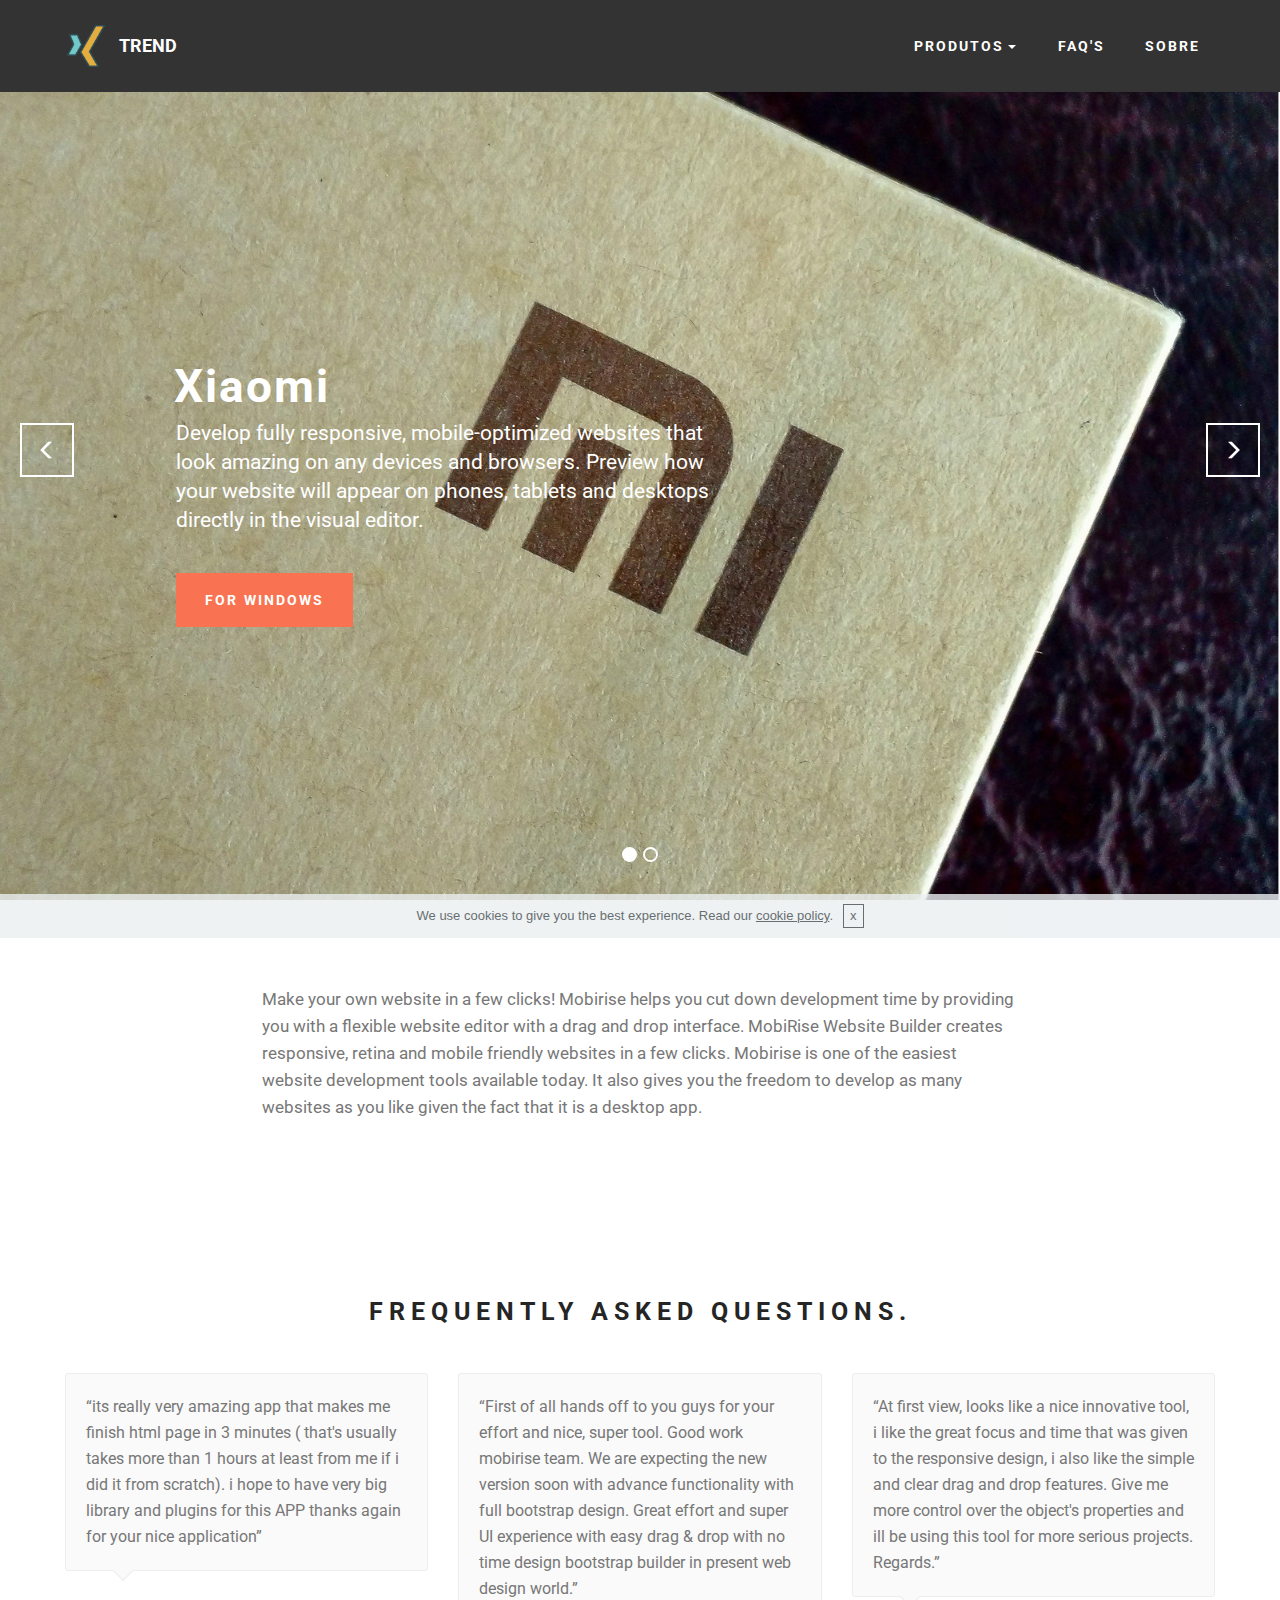
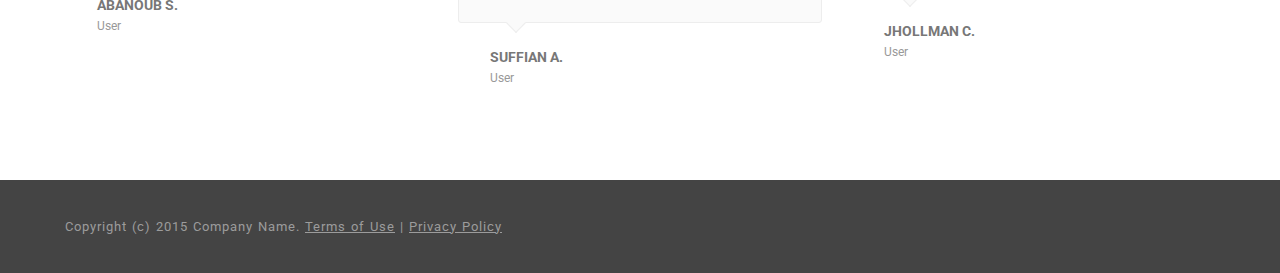
<file: index.html>
<!DOCTYPE html>
<html>
<head>
  <!-- Site made with Mobirise Website Builder v3.10.3, https://mobirise.com -->
  <meta charset="UTF-8">
  <meta http-equiv="X-UA-Compatible" content="IE=edge">
  <meta name="generator" content="Mobirise v3.10.3, mobirise.com">
  <meta name="viewport" content="width=device-width, initial-scale=1">
  <link rel="shortcut icon" href="assets/images/xing-128x128-5.png" type="image/x-icon">
  <meta name="description" content="">
  <title>Xtrend - Loja Online</title>
  <link rel="stylesheet" href="https://fonts.googleapis.com/css?family=Roboto:700,400&amp;subset=cyrillic,latin,greek,vietnamese">
  <link rel="stylesheet" href="assets/bootstrap/css/bootstrap.min.css">
  <link rel="stylesheet" href="assets/mobirise/css/style.css">
  <link rel="stylesheet" href="assets/dropdown-menu/style.css">
  <link rel="stylesheet" href="assets/mobirise-slider/style.css">
  <link rel="stylesheet" href="assets/mobirise/css/mbr-additional.css" type="text/css">
  
  
  
</head>
<body>
<section id="dropdown-menu-2btn-0">

    <nav class="navbar navbar-dropdown navbar-fixed-top">

        <div class="container">

            <div class="navbar-brand">
                <a href="#top" class="navbar-logo"><img src="assets/images/xing-1.png" alt="Mobirise"></a>
                <a class="text-white" href="index.html">TREND</a>
            </div>

            <button class="navbar-toggler pull-xs-right hidden-md-up" type="button" data-toggle="collapse" data-target="#exCollapsingNavbar">
                <div class="hamburger-icon"></div>
            </button>

            <ul class="nav-dropdown collapse pull-xs-right navbar-toggleable-sm nav navbar-nav" id="exCollapsingNavbar"><li class="nav-item dropdown open"><a class="nav-link link dropdown-toggle" data-toggle="dropdown-submenu" href="#top" aria-expanded="true">PRODUTOS</a><div class="dropdown-menu"><a class="dropdown-item" href="produtos.html">Telemóveis</a><a class="dropdown-item" href="#top">Tablets</a><a class="dropdown-item" href="https://mobirise.com/">Acessórios</a><a class="dropdown-item" href="https://mobirise.com/">Outros</a></div></li><li class="nav-item"><a class="nav-link link" href="index.html#testimonials1-9" aria-expanded="false">FAQ'S</a></li><li class="nav-item"><a class="nav-link link" href="index.html#content1-a">SOBRE</a></li></ul>

        </div>

    </nav>

</section>

<section class="engine"><a rel="external" href="https://mobirise.com">free mobile website builder software</a></section><section class="mbr-slider mbr-section mbr-section--no-padding carousel slide" data-ride="carousel" data-wrap="true" data-interval="5000" id="slider-6" style="background-color: rgb(255, 255, 255);">
    <div class="mbr-section__container">
        <div>
            <ol class="carousel-indicators">
                <li data-app-prevent-settings="" data-target="#slider-6" class="active" data-slide-to="0"></li><li data-app-prevent-settings="" data-target="#slider-6" data-slide-to="1"></li>
            </ol>
            <div class="carousel-inner" role="listbox">
                <div class="mbr-box mbr-section mbr-section--relative mbr-section--fixed-size mbr-section--bg-adapted item dark center mbr-section--full-height active" style="background-image: url(assets/images/xiaomi.jpg);">
                    <div class="mbr-box__magnet mbr-box__magnet--center-left mbr-box__magnet--sm-padding mbr-after-navbar">
                                            
                        <div class=" container">
                            
                            <div class="row">
                                <div class=" col-md-6 col-md-offset-1">  

                                <div class="mbr-hero">
                                    <h1 class="mbr-hero__text">Xiaomi</h1>

                                    <p class="mbr-hero__subtext">Develop fully responsive, mobile-optimized websites that look amazing on any devices and browsers. Preview how your website will appear on phones, tablets and desktops directly in the visual editor.</p>
                                </div>
                                <div class="mbr-buttons btn-inverse mbr-buttons--left"><a class="mbr-buttons__btn btn btn-lg btn-danger" href="https://mobirise.com">FOR WINDOWS</a> </div>
                                </div>
                            </div>
                        </div>
                    </div>
                </div><div class="mbr-box mbr-section mbr-section--relative mbr-section--fixed-size mbr-section--bg-adapted item dark center mbr-section--full-height" style="background-image: url(assets/images/slide2.jpg);">
                    <div class="mbr-box__magnet mbr-box__magnet--center-left mbr-box__magnet--sm-padding mbr-after-navbar">
                                            
                        <div class=" container">
                            
                            <div class="row">
                                <div class=" col-md-6 col-md-offset-1">  

                                <div class="mbr-hero">
                                    <h1 class="mbr-hero__text">OnePlus</h1>

                                    <p class="mbr-hero__subtext">Mobirise is based on Bootstrap 3 - most powerful mobile first framework. Use any bootstrap themes with no extra work.</p>
                                </div>
                                <div class="mbr-buttons btn-inverse mbr-buttons--left"><a class="mbr-buttons__btn btn btn-lg btn-danger" href="https://mobirise.com">FOR WINDOWS</a> </div>
                                </div>
                            </div>
                        </div>
                    </div>
                </div>
            </div>
            
            <a data-app-prevent-settings="" class="left carousel-control" role="button" data-slide="prev" href="#slider-6">
                <span class="glyphicon glyphicon-menu-left" aria-hidden="true"></span>
                <span class="sr-only">Previous</span>
            </a>
            <a data-app-prevent-settings="" class="right carousel-control" role="button" data-slide="next" href="#slider-6">
                <span class="glyphicon glyphicon-menu-right" aria-hidden="true"></span>
                <span class="sr-only">Next</span>
            </a>
        </div>
    </div>
</section>

<section class="mbr-section" id="content1-a">
    <div class="mbr-section__container container mbr-section__container--isolated">
        <div class="row">
            <div class="mbr-article mbr-article--wysiwyg col-sm-8 col-sm-offset-2"><p>Make your own website in a few clicks! Mobirise helps you cut down development time by providing you with a flexible website editor with a drag and drop interface. MobiRise Website Builder creates responsive, retina and mobile friendly websites in a few clicks. Mobirise is one of the easiest website development tools available today. It also gives you the freedom to develop as many websites as you like given the fact that it is a desktop app.</p></div>
        </div>
    </div>
</section>

<section class="mbr-section mbr-section--relative mbr-section--fixed-size" id="testimonials1-9" style="background-color: rgb(255, 255, 255);">
    <div>
        
        <div class="mbr-section__container mbr-section__container--std-padding container" style="padding-top: 93px; padding-bottom: 93px;">
            <div class="row">
                <div class="col-sm-12">
                    <h2 class="mbr-section__header">FREQUENTLY ASKED QUESTIONS.</h2>
                    <ul class="mbr-reviews mbr-reviews--wysiwyg row">
                        <li class="mbr-reviews__item col-xs-12 col-sm-6 col-md-4">
                            <div class="mbr-reviews__text"><p class="mbr-reviews__p">“its really very amazing app that makes me finish html page in 3 minutes ( that's usually takes more than 1 hours at least from me if i did it from scratch). i hope to have very big library and plugins for this APP thanks again for your nice application”</p></div>
                            <div class="mbr-reviews__author mbr-reviews__author--short">
                                <div class="mbr-reviews__author-name">ABANOUB S.</div>
                                <div class="mbr-reviews__author-bio">User</div>
                            </div>
                        </li><li class="mbr-reviews__item col-xs-12 col-sm-6 col-md-4">
                            <div class="mbr-reviews__text"><p class="mbr-reviews__p">“First of all hands off to you guys for your effort and nice, super tool. Good work mobirise team. We are expecting the new version soon with advance functionality with full bootstrap design. Great effort and super UI experience with easy drag &amp; drop with no time design bootstrap builder in present web design world.”</p></div>
                            <div class="mbr-reviews__author mbr-reviews__author--short">
                                <div class="mbr-reviews__author-name">SUFFIAN A.</div>
                                <div class="mbr-reviews__author-bio">User</div>
                            </div>
                        </li><li class="mbr-reviews__item col-xs-12 col-sm-6 col-md-4">
                            <div class="mbr-reviews__text"><p class="mbr-reviews__p">“At first view, looks like a nice innovative tool, i like the great focus and time that was given to the responsive design, i also like the simple and clear drag and drop features. Give me more control over the object's properties and ill be using this tool for more serious projects. Regards.”</p></div>
                            <div class="mbr-reviews__author mbr-reviews__author--short">
                                <div class="mbr-reviews__author-name">JHOLLMAN C.</div>
                                <div class="mbr-reviews__author-bio">User</div>
                            </div>
                        </li>
                    </ul>
                </div>
            </div>
        </div>
    </div>
</section>

<footer class="mbr-section mbr-section--relative mbr-section--fixed-size" id="footer1-7" style="background-color: rgb(68, 68, 68);">
    
    <div class="mbr-section__container container">
        <div class="mbr-footer mbr-footer--wysiwyg row" style="padding-top: 36.900000000000006px; padding-bottom: 36.900000000000006px;">
            <div class="col-sm-12">
                <p class="mbr-footer__copyright">Copyright (c) 2015 Company Name. <a class="mbr-footer__link text-gray" href="https://mobirise.com/">Terms of Use</a>  | <a class="mbr-footer__link text-gray" href="https://mobirise.com/">Privacy Policy</a></p>
            </div>
        </div>
    </div>
</footer>


  <script src="assets/web/assets/jquery/jquery.min.js"></script>
  <script src="assets/bootstrap/js/bootstrap.min.js"></script>
  <script src="assets/smooth-scroll/SmoothScroll.js"></script>
  <script src="assets/cookies-alert-plugin/cookies-alert-core.js"></script>
  <script src="assets/cookies-alert-plugin/cookies-alert-script.js"></script>
  <script src="assets/bootstrap-carousel-swipe/bootstrap-carousel-swipe.js"></script>
  <script src="assets/mobirise/js/script.js"></script>
  <script src="assets/dropdown-menu/script.js"></script>
  
  
<input name="cookieData" type="hidden" data-cookie-text="We use cookies to give you the best experience. Read our <a href='privacy.html'>cookie policy</a>.">
  </body>
</html>
</file>
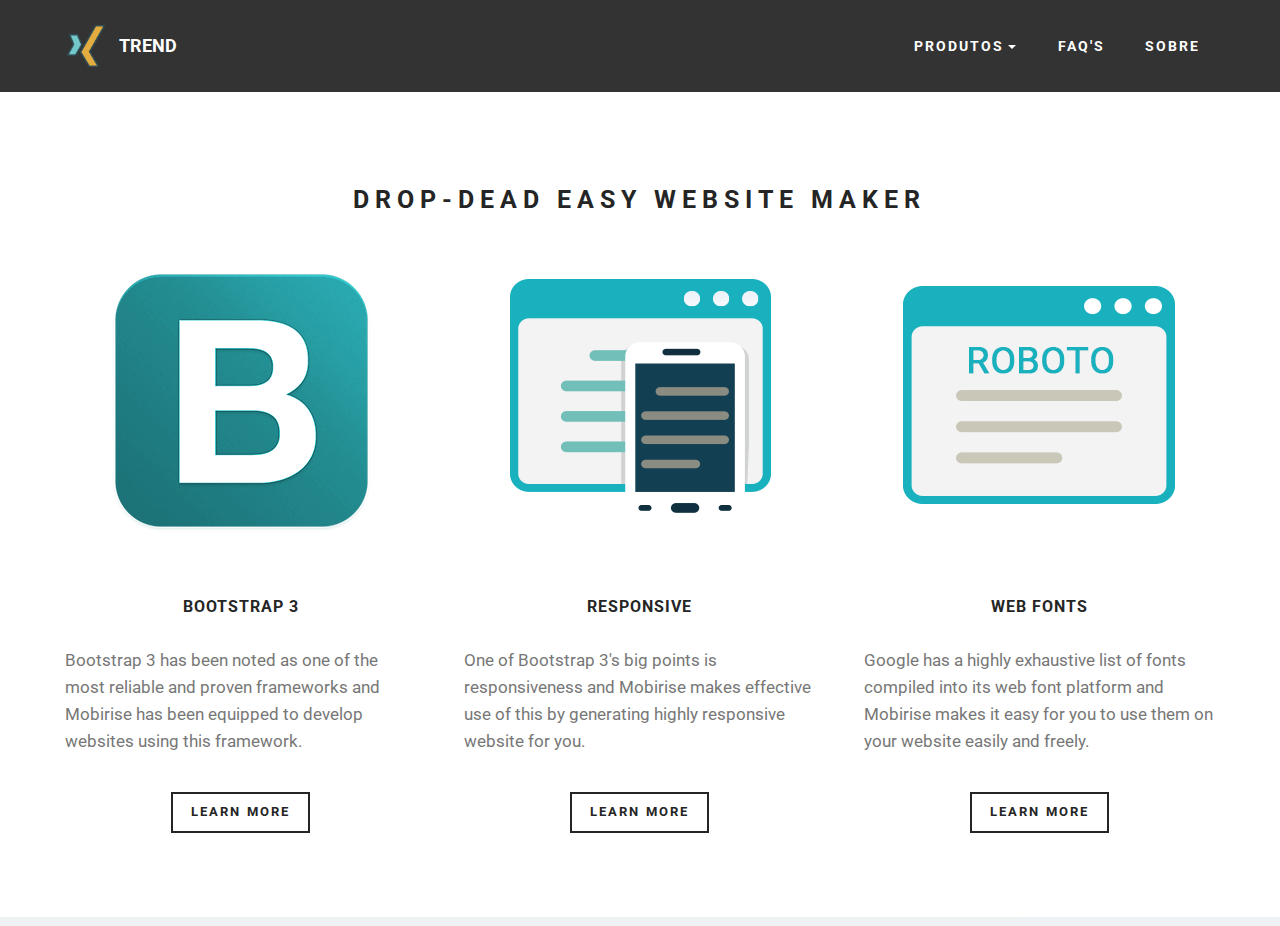
<file: produtos.html>
<!DOCTYPE html>
<html>
<head>
  <!-- Site made with Mobirise Website Builder v3.10.3, https://mobirise.com -->
  <meta charset="UTF-8">
  <meta http-equiv="X-UA-Compatible" content="IE=edge">
  <meta name="generator" content="Mobirise v3.10.3, mobirise.com">
  <meta name="viewport" content="width=device-width, initial-scale=1">
  <link rel="shortcut icon" href="assets/images/xing-128x128-5.png" type="image/x-icon">
  <meta name="description" content="">
  <title>Produtos</title>
  <link rel="stylesheet" href="https://fonts.googleapis.com/css?family=Roboto:700,400&amp;subset=cyrillic,latin,greek,vietnamese">
  <link rel="stylesheet" href="assets/bootstrap/css/bootstrap.min.css">
  <link rel="stylesheet" href="assets/mobirise/css/style.css">
  <link rel="stylesheet" href="assets/dropdown-menu/style.css">
  <link rel="stylesheet" href="assets/mobirise/css/mbr-additional.css" type="text/css">
  
  
  
</head>
<body>
<section id="dropdown-menu-2btn-1">

    <nav class="navbar navbar-dropdown navbar-fixed-top">

        <div class="container">

            <div class="navbar-brand">
                <a href="#top" class="navbar-logo"><img src="assets/images/xing-1.png" alt="Mobirise"></a>
                <a class="text-white" href="index.html">TREND</a>
            </div>

            <button class="navbar-toggler pull-xs-right hidden-md-up" type="button" data-toggle="collapse" data-target="#exCollapsingNavbar">
                <div class="hamburger-icon"></div>
            </button>

            <ul class="nav-dropdown collapse pull-xs-right navbar-toggleable-sm nav navbar-nav" id="exCollapsingNavbar"><li class="nav-item dropdown open"><a class="nav-link link dropdown-toggle" data-toggle="dropdown-submenu" href="#top" aria-expanded="true">PRODUTOS</a><div class="dropdown-menu"><a class="dropdown-item" href="produtos.html">Telemóveis</a><a class="dropdown-item" href="#top">Tablets</a><a class="dropdown-item" href="https://mobirise.com/">Acessórios</a><a class="dropdown-item" href="https://mobirise.com/">Outros</a></div></li><li class="nav-item"><a class="nav-link link" href="index.html#testimonials1-9" aria-expanded="false">FAQ'S</a></li><li class="nav-item"><a class="nav-link link" href="index.html#content1-a">SOBRE</a></li></ul>

        </div>

    </nav>

</section>

<section class="engine"><a rel="external" href="https://mobirise.com">drag and drop web page generator software</a></section><section class="mbr-section mbr-section--relative mbr-section--fixed-size mbr-after-navbar" id="features1-b" style="background-color: rgb(255, 255, 255);">
    
    <div class="mbr-section__container mbr-section__container--std-top-padding mbr-section__container--sm-bot-padding mbr-section-title container" style="padding-top: 93px;">
        <div class="mbr-header mbr-header--center mbr-header--wysiwyg row">
            <div class="col-sm-8 col-sm-offset-2">
                <h3 class="mbr-header__text">DROP-DEAD EASY WEBSITE MAKER</h3>
                
            </div>
        </div>
    </div>
    <div class="mbr-section__container container">
        <div class="mbr-section__row row">
            <div class="mbr-section__col col-xs-12 col-sm-4">
                <div class="mbr-section__container mbr-section__container--center mbr-section__container--middle">
                    <figure class="mbr-figure"><img src="assets/images/bootstrap.png" class="mbr-figure__img"></figure>
                </div>
                <div class="mbr-section__container mbr-section__container--middle">
                    <div class="mbr-header mbr-header--reduce mbr-header--center mbr-header--wysiwyg">
                        <h3 class="mbr-header__text">BOOTSTRAP 3</h3>
                    </div>
                </div>
                <div class="mbr-section__container mbr-section__container--middle">
                    <div class="mbr-article mbr-article--wysiwyg">
                        <p>Bootstrap 3 has been noted as one of the most reliable and proven frameworks and Mobirise has been equipped to develop websites using this framework.</p>
                    </div>
                </div>
                <div class="mbr-section__container mbr-section__container--last" style="padding-bottom: 93px;">
                    <div class="mbr-buttons mbr-buttons--center"><a href="https://mobirise.com" class="mbr-buttons__btn btn btn-wrap btn-xs-lg btn-default">LEARN MORE</a></div>
                </div>
            </div>
            <div class="mbr-section__col col-xs-12 col-sm-4">
                <div class="mbr-section__container mbr-section__container--center mbr-section__container--middle">
                    <figure class="mbr-figure"><img src="assets/images/responsive.png" class="mbr-figure__img"></figure>
                </div>
                <div class="mbr-section__container mbr-section__container--middle">
                    <div class="mbr-header mbr-header--reduce mbr-header--center mbr-header--wysiwyg">
                        <h3 class="mbr-header__text">RESPONSIVE</h3>
                    </div>
                </div>
                <div class="mbr-section__container mbr-section__container--middle">
                    <div class="mbr-article mbr-article--wysiwyg">
                        <p>One of Bootstrap 3's big points is responsiveness and Mobirise makes effective use of this by generating highly responsive website for you.</p>
                    </div>
                </div>
                <div class="mbr-section__container mbr-section__container--last" style="padding-bottom: 93px;">
                    <div class="mbr-buttons mbr-buttons--center"><a href="https://mobirise.com" class="mbr-buttons__btn btn btn-wrap btn-xs-lg btn-default">LEARN MORE</a></div>
                </div>
            </div>
            
            <div class="mbr-section__col col-xs-12 col-sm-4">
                <div class="mbr-section__container mbr-section__container--center mbr-section__container--middle">
                    <figure class="mbr-figure"><img src="assets/images/google-fonts.png" class="mbr-figure__img"></figure>
                </div>
                <div class="mbr-section__container mbr-section__container--middle">
                    <div class="mbr-header mbr-header--reduce mbr-header--center mbr-header--wysiwyg">
                        <h3 class="mbr-header__text">WEB FONTS</h3>
                    </div>
                </div>
                <div class="mbr-section__container mbr-section__container--middle">
                    <div class="mbr-article mbr-article--wysiwyg">
                        <p>Google has a highly exhaustive list of fonts compiled into its web font platform and Mobirise makes it easy for you to use them on your website easily and freely.</p>
                    </div>
                </div>
                <div class="mbr-section__container mbr-section__container--last" style="padding-bottom: 93px;">
                    <div class="mbr-buttons mbr-buttons--center"><a href="https://mobirise.com" class="mbr-buttons__btn btn btn-wrap btn-xs-lg btn-default">LEARN MORE</a></div>
                </div>
            </div>
            
            
            
            
            
        </div>
    </div>
</section>


  <script src="assets/web/assets/jquery/jquery.min.js"></script>
  <script src="assets/bootstrap/js/bootstrap.min.js"></script>
  <script src="assets/smooth-scroll/SmoothScroll.js"></script>
  <script src="assets/cookies-alert-plugin/cookies-alert-core.js"></script>
  <script src="assets/cookies-alert-plugin/cookies-alert-script.js"></script>
  <script src="assets/mobirise/js/script.js"></script>
  <script src="assets/dropdown-menu/script.js"></script>
  
  
<input name="cookieData" type="hidden" data-cookie-text="We use cookies to give you the best experience. Read our <a href='privacy.html'>cookie policy</a>.">
  </body>
</html>
</file>
<file: assets/dropdown-menu/style.css>
.navbar-dropdown .dropup,.navbar-dropdown .dropdown{position:relative}.navbar-dropdown .dropdown-toggle::after{display:inline-block;width:0;height:0;margin-right:.25rem;margin-left:.25rem;vertical-align:middle;content:"";border-top:0.3em solid;border-right:0.3em solid transparent;border-left:0.3em solid transparent}.navbar-dropdown .dropdown-toggle:focus{outline:0}.navbar-dropdown .dropup .dropdown-toggle::after{border-top:0;border-bottom:0.3em solid}.navbar-dropdown .dropdown-menu{position:absolute;top:100%;left:0;z-index:1000;display:none;float:left;min-width:160px;padding:5px 0;margin:2px 0 0;font-size:1rem;color:#373a3c;text-align:left;list-style:none;background-color:#fff;background-clip:padding-box;border:1px solid rgba(0,0,0,0.15);border-radius:0.25rem}.navbar-dropdown .dropdown-divider{height:1px;margin:0.5rem 0;overflow:hidden;background-color:#e5e5e5}.navbar-dropdown .dropdown-item{display:block;width:100%;padding:3px 20px;clear:both;font-weight:normal;line-height:1.5;color:#373a3c;text-align:inherit;white-space:nowrap;background:none;border:0}.navbar-dropdown .dropdown-item:focus,.navbar-dropdown .dropdown-item:hover{color:#2b2d2f;text-decoration:none;background-color:#f5f5f5}.navbar-dropdown .dropdown-item.active,.navbar-dropdown .dropdown-item.active:focus,.navbar-dropdown .dropdown-item.active:hover{color:#fff;text-decoration:none;background-color:#0275d8;outline:0}.navbar-dropdown .dropdown-item.disabled,.navbar-dropdown .dropdown-item.disabled:focus,.navbar-dropdown .dropdown-item.disabled:hover{color:#818a91}.navbar-dropdown .dropdown-item.disabled:focus,.navbar-dropdown .dropdown-item.disabled:hover{text-decoration:none;cursor:not-allowed;background-color:transparent;background-image:none;filter:"progid:DXImageTransform.Microsoft.gradient(enabled = false)"}.navbar-dropdown .open > .dropdown-menu{display:block}.navbar-dropdown .open > a{outline:0}.navbar-dropdown .dropdown-menu-right{right:0;left:auto}.navbar-dropdown .dropdown-menu-left{right:auto;left:0}.navbar-dropdown .dropdown-header{display:block;padding:3px 20px;font-size:0.875rem;line-height:1.5;color:#818a91;white-space:nowrap}.navbar-dropdown .dropdown-backdrop{position:fixed;top:0;right:0;bottom:0;left:0;z-index:990}.navbar-dropdown .pull-right > .dropdown-menu{right:0;left:auto}.navbar-dropdown .dropup .caret,.navbar-dropdown .navbar-fixed-bottom .dropdown .caret{content:"";border-top:0;border-bottom:0.3em solid}.navbar-dropdown .dropup .dropdown-menu,.navbar-dropdown .navbar-fixed-bottom .dropdown .dropdown-menu{top:auto;bottom:100%;margin-bottom:2px}.nav-link{display:inline-block}.nav-link:focus,.nav-link:hover{text-decoration:none}.navbar-nav .nav-item{float:left}.navbar-nav .nav-link{display:block;padding-top:.425rem;padding-bottom:.425rem}.navbar-nav .nav-link + .nav-link{margin-left:1rem}.navbar-nav .nav-item + .nav-item{margin-left:1rem}.navbar-toggler{padding:.5rem .75rem;font-size:1.25rem;line-height:1;background:none;border:1px solid transparent;border-radius:0.25rem}.navbar-toggler:focus,.navbar-toggler:hover{text-decoration:none}@media (min-width:544px){.navbar-toggleable-xs{display:block!important}}@media (min-width:768px){.navbar-toggleable-sm{display:block!important}}@media (min-width:992px){.navbar-toggleable-md{display:block!important}}.pull-xs-left{float:left!important}.pull-xs-right{float:right!important}.pull-xs-none{float:none!important}@media (min-width:544px){.pull-sm-left{float:left!important}.pull-sm-right{float:right!important}.pull-sm-none{float:none!important}}@media (min-width:768px){.pull-md-left{float:left!important}.pull-md-right{float:right!important}.pull-md-none{float:none!important}}@media (min-width:992px){.pull-lg-left{float:left!important}.pull-lg-right{float:right!important}.pull-lg-none{float:none!important}}@media (min-width:1200px){.pull-xl-left{float:left!important}.pull-xl-right{float:right!important}.pull-xl-none{float:none!important}}.hidden-xs-up{display:none!important}@media (max-width:543px){.hidden-xs-down{display:none!important}}@media (min-width:544px){.hidden-sm-up{display:none!important}}@media (max-width:767px){.hidden-sm-down{display:none!important}}@media (min-width:768px){.hidden-md-up{display:none!important}}@media (max-width:991px){.hidden-md-down{display:none!important}}@media (min-width:992px){.hidden-lg-up{display:none!important}}@media (max-width:1199px){.hidden-lg-down{display:none!important}}@media (min-width:1200px){.hidden-xl-up{display:none!important}}.hidden-xl-down{display:none!important}.navbar-dropdown-open{overflow:hidden!important}.navbar-dropdown-open .navbar-dropdown.opened{bottom:0;left:0;overflow-y:scroll;position:fixed;right:0;top:0;transition:none}.navbar-dropdown{left:0;padding-top:1.5rem;padding-bottom:1.5rem;position:absolute;right:0;top:0;transition:all 0.25s ease;z-index:1030}.navbar-dropdown .navbar-brand,.navbar-dropdown .navbar-toggler{position:relative;z-index:995}.navbar-dropdown.bg-color.transparent{background:none!important}.navbar-dropdown.navbar-fixed-top{position:fixed}.navbar-dropdown .navbar-brand{line-height:0;margin-right:1.5rem;padding:0}.navbar-dropdown .navbar-brand a{line-height:2.35rem;vertical-align:middle}.navbar-dropdown .navbar-brand a,.navbar-dropdown .navbar-brand a:hover{text-decoration:none}.navbar-dropdown .navbar-brand .navbar-logo,.navbar-dropdown .navbar-brand .navbar-logo a{line-height:0;vertical-align:baseline}.navbar-dropdown .navbar-logo{margin-right:0.5rem}.navbar-dropdown .navbar-logo img{display:inline;height:2.35rem}@media (max-width:543px){.navbar-dropdown .navbar-toggleable-xs{padding-top:0.425rem}.navbar-dropdown .navbar-toggleable-xs .btn{margin-bottom:0.425rem;margin-top:0.425rem}.navbar-dropdown .navbar-toggleable-xs .dropdown-menu{padding-bottom:0.425rem}.navbar-dropdown .navbar-toggleable-xs .dropdown-menu .dropdown-menu{padding-bottom:0}}@media (max-width:767px){.navbar-dropdown .navbar-toggleable-sm{padding-top:0.425rem}.navbar-dropdown .navbar-toggleable-sm .btn{margin-bottom:0.425rem;margin-top:0.425rem}.navbar-dropdown .navbar-toggleable-sm .dropdown-menu{padding-bottom:0.425rem}.navbar-dropdown .navbar-toggleable-sm .dropdown-menu .dropdown-menu{padding-bottom:0}}@media (max-width:991px){.navbar-dropdown .navbar-toggleable-md{padding-top:0.425rem}.navbar-dropdown .navbar-toggleable-md .btn{margin-bottom:0.425rem;margin-top:0.425rem}.navbar-dropdown .navbar-toggleable-md .dropdown-menu{padding-bottom:0.425rem}.navbar-dropdown .navbar-toggleable-md .dropdown-menu .dropdown-menu{padding-bottom:0}}@media (min-width:544px){.navbar-dropdown{border-radius:0}}.is-builder .navbar-dropdown .dropdown-toggle::after{vertical-align:baseline}.dropdown-menu.dropdown-submenu{left:100%;margin-left:-6px;margin-top:-6px;top:0}.dropdown-menu .dropdown-toggle[data-toggle="dropdown-submenu"]::after{border-bottom:0.3em solid transparent;border-left:0.3em solid;border-right:0;border-top:0.3em solid transparent;margin-left:0.3rem}.dropdown-menu .dropdown-toggle[data-toggle="dropdown-submenu"][aria-expanded="true"]{background-color:#f5f5f5}.dropdown-menu .dropdown-item:focus{outline:0}.nav-dropdown-sm{clear:left;float:none!important;position:relative;z-index:999}.nav-dropdown-sm .nav-item{float:none}.nav-dropdown-sm .nav-item + .nav-item{margin-left:0}.nav-dropdown-sm .nav-link,.nav-dropdown-sm .dropdown-item{position:relative}.nav-dropdown-sm .dropdown-toggle::after{position:absolute;right:0;top:50%;margin-top:-0.15em}.nav-dropdown-sm .dropdown-toggle[data-toggle="dropdown-submenu"]::after{margin-left:.25rem;border-top:0.3em solid;border-right:0.3em solid transparent;border-left:0.3em solid transparent;border-bottom:0}.nav-dropdown-sm .dropdown-toggle[data-toggle="dropdown-submenu"][aria-expanded="true"]::after{border-top:0;border-right:0.3em solid transparent;border-left:0.3em solid transparent;border-bottom:0.3em solid}.nav-dropdown-sm .dropdown-menu{margin:0;padding:0;position:relative;top:0;left:0;width:100%;border:0;float:none;border-radius:0;background:none;padding-left:20px}.nav-dropdown-sm .dropdown-item{padding-left:0}.nav-dropdown-sm .dropdown-item,.nav-dropdown-sm .dropdown-item:hover,.nav-dropdown-sm .dropdown-item:focus{background:none!important}.navbar-dropdown .nav > li > a::after{-webkit-transform:none!important;-ms-transform:none!important;-o-transform:none!important;transform:none!important;-webkit-transition:none!important;-o-transition:none!important;transition:none!important;display:none}.navbar-dropdown .navbar-nav{margin:0!important}.navbar-dropdown .nav-dropdown-sm{padding-top:11px!important}.dropdown-toggle::after{display:inline-block!important;width:0!important;border-top:5px solid;border-right:5px solid transparent;border-left:5px solid transparent;border-bottom:0!important;margin-left:4px!important}.dropdown-menu .dropdown-toggle[data-toggle="dropdown-submenu"]::after{border-bottom:5px solid transparent!important;border-left:5px solid!important;border-right:0!important;border-top:5px solid transparent!important;margin-left:6px!important}.nav-dropdown-sm .dropdown-toggle[data-toggle="dropdown-submenu"][aria-expanded="true"]::after{border-top:0!important;border-right:5px solid transparent!important;border-left:5px solid transparent!important;border-bottom:5px solid!important}.nav-dropdown-sm .dropdown-toggle[data-toggle="dropdown-submenu"]::after{margin-left:5px!important;border-top:5px solid!important;border-right:5px solid transparent!important;border-left:5px solid transparent!important;border-bottom:0!important}.navbar-dropdown .btn{-webkit-transition:all 0.2s ease-in-out 0s;-o-transition:all 0.2s ease-in-out 0s;transition:all 0.2s ease-in-out 0s;border-width:2px;font-size:13px;font-weight:bold;letter-spacing:2px;text-decoration:none;word-spacing:1px}.navbar-dropdown{padding-top:25px;padding-bottom:25px;margin-bottom:0;min-height:0;border:0}.navbar-dropdown .navbar-brand{line-height:0;margin-left:0!important;margin-right:24px;padding:0;height:auto;font-weight:bold}.navbar-dropdown .navbar-logo img{height:42px}.navbar-dropdown .navbar-brand a{line-height:42px}.navbar-dropdown .navbar-brand .navbar-logo{margin-right:8px}.navbar-dropdown .navbar-brand .navbar-logo,.navbar-dropdown .navbar-brand .navbar-logo a{line-height:0}.navbar-dropdown a{text-decoration:none}.navbar-dropdown .navbar-nav > li > a{padding-top:11px;padding-bottom:11px}.navbar-dropdown .navbar-nav > li > a.btn{padding:9px 18px}.navbar-dropdown .dropdown-menu{font-size:15px;border-radius:0;padding:8px 0;border:0}.navbar-dropdown .dropdown-submenu{margin-top:-8px}.navbar-dropdown .dropdown-item{padding:4px 20px}.navbar-dropdown .nav-dropdown-sm a{padding-left:0}@media (max-width:767px){.navbar-dropdown .navbar-toggleable-sm .btn{margin-bottom:11px;margin-top:11px}}.navbar-dropdown{padding-top:25px;padding-bottom:25px;margin-bottom:0;min-height:0}.navbar-dropdown.navbar-short{padding-top:15px;padding-bottom:15px}.navbar-dropdown .navbar-nav > li > .dropdown-menu{margin-left:-5px}.navbar-dropdown .nav-dropdown-sm > li > .dropdown-menu{margin-left:0}.navbar-dropdown .nav-dropdown-sm .dropdown-menu{padding:0;padding-left:20px;padding-bottom:11px}.navbar-dropdown .nav-dropdown-sm .dropdown-menu .dropdown-menu{padding-bottom:0}.navbar-dropdown{padding-left:20px;padding-right:20px}.navbar-dropdown .container{padding-left:0;padding-right:0}.navbar-dropdown .navbar-toggler{padding:8px 12px;font-size:20px;border-radius:4px}.navbar-dropdown .btn-default-outline{color:#fff;background-color:transparent;border-color:#fff}.navbar-dropdown .btn-default-outline:hover{color:#252525;background-color:#fff;border-color:#fff}.navbar-dropdown .btn-primary-outline{color:#4c6972;background-color:transparent;border-color:#4c6972}.navbar-dropdown .btn-primary-outline:hover{color:#fff;background-color:#4c6972;border-color:#4c6972}.navbar-dropdown .btn-info-outline{color:#27aae0;background-color:transparent;border-color:#27aae0}.navbar-dropdown .btn-info-outline:hover{color:#fff;background-color:#27aae0;border-color:#27aae0}.navbar-dropdown .btn-success-outline{color:#7ac673;background-color:transparent;border-color:#7ac673}.navbar-dropdown .btn-success-outline:hover{color:#fff;background-color:#7ac673;border-color:#7ac673}.navbar-dropdown .btn-warning-outline{color:#faaf40;background-color:transparent;border-color:#faaf40}.navbar-dropdown .btn-warning-outline:hover{color:#fff;background-color:#faaf40;border-color:#faaf40}.navbar-dropdown .btn-danger-outline{color:#f97352;background-color:transparent;border-color:#f97352}.navbar-dropdown .btn-danger-outline:hover{color:#fff;background-color:#f97352;border-color:#f97352}.navbar-dropdown .btn-link-outline{color:#252525;background-color:transparent;border-color:#252525}.navbar-dropdown .btn-link-outline:hover{color:#fff;background-color:#252525;border-color:#252525}.navbar-dropdown .link,.navbar-dropdown .link:hover{color:#252525}.navbar-dropdown .nav .link{letter-spacing:2px}
</file>
<file: assets/mobirise-slider/style.css>
/*-------

   Slider

-------*/
.mbr-slider .carousel-inner > .active,
.mbr-slider .carousel-inner > .next,
.mbr-slider .carousel-inner > .prev {
	display: table;
}
.mbr-slider .carousel-control {
    background-image: none;
    width: 54px;
    height: 54px;
    top: 50%;
    margin-top: -27px;
    line-height: 54px;
    border: 2px solid #fff;
    opacity: 1;
    text-shadow: none;
    z-index: 5;
    -webkit-transition: all 0.2s ease-in-out 0s;
    -o-transition: all 0.2s ease-in-out 0s;
    transition: all 0.2s ease-in-out 0s;
}
.mbr-slider .carousel-control.left {
	margin-left: 20px;
}
.mbr-slider .carousel-control.right {
	margin-right: 20px;
}
.mbr-slider .carousel-control:hover {
	background: #fff;
	color: #000;
}
.mbr-slider .carousel-indicators {
    bottom: 20px;
}
.mbr-slider .carousel-indicators li,
.mbr-slider .carousel-indicators .active {
    width: 15px;
    height: 15px;
    margin: 3px;
    border: 2px solid #ffffff;
}

@media (max-width: 767px) {
    .mbr-slider .carousel-control {
        top: auto;
        bottom: 20px;
    }
}
.mbr-slider .mbr-overlay {
    z-index: 0;
    opacity:0.5;
}
/* boxed model */
.mbr-slider > .boxed-slider {
    position: relative;
    padding: 93px 0;
}
.mbr-slider > .boxed-slider > div{
    position: relative;

}
.mbr-slider > .container .carousel-indicators {
    margin-bottom: 3px;
}
@media (max-width: 767px) {
    .mbr-slider > .container .carousel-control {
        margin-bottom: 0px;
    }
}
.mbr-slider > .container img {
    width: 100%;
}
.mbr-slider > .container img + .row {
    position: absolute;
    top: 50%;
    left: 0;
    right: 0;
    margin-left: 0;
    margin-right: 0;
    -webkit-transform: translateY(-50%);
    -moz-transform: translateY(-50%);
    transform: translateY(-50%);
}
.mbr-slider .mbr-section {
    padding-left: 0;
    padding-right: 0;
}

/* article layout */
.mbr-slider .article-slider > div {
    padding-left: 0;
    padding-right: 0;
}
.mbr-slider > .container.article-slider .carousel-indicators {
    margin-bottom: 0;
}
</file>
<file: assets/mobirise/css/mbr-additional.css>
#dropdown-menu-2btn-0 .hide-buttons [data-button] {
  display: none !important;
}
#dropdown-menu-2btn-0 .nav .link,
#dropdown-menu-2btn-0 .dropdown-item {
  font-size: 1em;
  color: #ffffff;
}
#dropdown-menu-2btn-0 .navbar,
#dropdown-menu-2btn-0 .dropdown-menu {
  background: #333333;
}
#dropdown-menu-2btn-0 .dropdown-menu .dropdown-toggle[aria-expanded="true"],
#dropdown-menu-2btn-0 .dropdown-menu a:hover,
#dropdown-menu-2btn-0 .dropdown-menu a:focus {
  background: #292929;
}
#dropdown-menu-2btn-0 .navbar-toggler {
  color: #ffffff;
}
#dropdown-menu-2btn-1 .hide-buttons [data-button] {
  display: none !important;
}
#dropdown-menu-2btn-1 .nav .link,
#dropdown-menu-2btn-1 .dropdown-item {
  font-size: 1em;
  color: #ffffff;
}
#dropdown-menu-2btn-1 .navbar,
#dropdown-menu-2btn-1 .dropdown-menu {
  background: #333333;
}
#dropdown-menu-2btn-1 .dropdown-menu .dropdown-toggle[aria-expanded="true"],
#dropdown-menu-2btn-1 .dropdown-menu a:hover,
#dropdown-menu-2btn-1 .dropdown-menu a:focus {
  background: #292929;
}
#dropdown-menu-2btn-1 .navbar-toggler {
  color: #ffffff;
}
</file>
<file: assets/mobirise/css/style.css>
.is-builder .animated {
  -webkit-animation-name: none !important;
  animation-name: none !important;
}
html {
  position: relative;
  min-height: 100%;
}
.mbr-embedded-video {
  position: relative;
}
.mbr-background-video,
.mbr-background-video-preview {
  bottom: 0;
  left: 0;
  overflow: hidden;
  position: absolute;
  right: 0;
  top: 0;
}
.mbr-parallax-background,
.mbr-background {
  background-attachment: fixed !important;
  background-position: 50% 0;
  background-repeat: no-repeat;
  background-size: cover !important;
}
.mbr-hidden-scrollbar .mbr-parallax-background {
  background-size: auto 130%;
}
.mobile .mbr-parallax-background {
  background-attachment: scroll !important;
}
.mbr-background {
  background-attachment: scroll !important;
}
.mbr-navbar {
  position: relative;
  width: 100%;
}
.mbr-navbar:before {
  content: "";
  display: block;
}
.mbr-navbar__brand-link:after,
.mbr-navbar__brand-img {
  max-height: 74px;
  height: 100%;
}
.mbr-navbar:before,
.mbr-navbar__container {
  height: 98px;
}
.mbr-navbar--ss .mbr-navbar__brand-link:after,
.mbr-navbar--ss .mbr-navbar__brand-img {
  height: 74px;
}
.mbr-navbar--ss:before,
.mbr-navbar--ss .mbr-navbar__container {
  height: 98px;
}
.mbr-navbar--xs .mbr-navbar__brand-link:after,
.mbr-navbar--xs .mbr-navbar__brand-img {
  height: 32px;
}
.mbr-navbar--xs:before,
.mbr-navbar--xs .mbr-navbar__container {
  height: 56px;
}
.mbr-navbar--s .mbr-navbar__brand-link:after,
.mbr-navbar--s .mbr-navbar__brand-img {
  height: 48px;
}
.mbr-navbar--s:before,
.mbr-navbar--s .mbr-navbar__container {
  height: 72px;
}
.mbr-navbar--m .mbr-navbar__brand-link:after,
.mbr-navbar--m .mbr-navbar__brand-img {
  height: 64px;
}
.mbr-navbar--m:before,
.mbr-navbar--m .mbr-navbar__container {
  height: 88px;
}
.mbr-navbar--l .mbr-navbar__brand-link:after,
.mbr-navbar--l .mbr-navbar__brand-img {
  height: 96px;
}
.mbr-navbar--l:before,
.mbr-navbar--l .mbr-navbar__container {
  height: 120px;
}
.mbr-navbar--xl .mbr-navbar__brand-link:after,
.mbr-navbar--xl .mbr-navbar__brand-img {
  height: 128px;
}
.mbr-navbar--xl:before,
.mbr-navbar--xl .mbr-navbar__container {
  height: 152px;
}
.mbr-navbar--short .mbr-navbar__brand-link:after,
.mbr-navbar--short .mbr-navbar__brand-img {
  height: 40px;
}
.mbr-navbar--short .mbr-brand__logo .mbr-iconfont{
  font-size: 40px;
}
.mbr-navbar--short:before,
.mbr-navbar--short .mbr-navbar__container {
  height: 64px;
}
.mbr-navbar--short .mbr-navbar__container {
  padding: 12px 0;
}
@media (max-width: 767px) {
  .mbr-navbar--short .mbr-navbar__brand-link:after,
  .mbr-navbar--short .mbr-navbar__brand-img {
    height: 31px;
  }
  .mbr-navbar--short:before,
  .mbr-navbar--short .mbr-navbar__container {
    height: 45px;
  }
  .mbr-navbar--short .mbr-navbar__container {
    padding: 7px 0;
  }
}
.mbr-navbar__brand-img {
  position: relative;
}
.mbr-navbar__brand-img,
.mbr-navbar__container,
.mbr-navbar__section {
  -webkit-transition: all 300ms ease-in-out 0s;
  -o-transition: all 300ms ease-in-out 0s;
  transition: all 300ms ease-in-out 0s;
}
.mbr-navbar__section {
  background: #2c2c2c;
  height: auto;
  position: absolute;
  top: 0;
  width: 100%;
  z-index: 1000;
}
.mbr-navbar__container {
  display: table;
  padding: 12px 0;
  width: 100%;
}
.mbr-navbar__menu-box {
  display: table;
  width: 100%;
}
.mbr-navbar__menu-box--inline-left,
.mbr-navbar__menu-box--inline-center,
.mbr-navbar__menu-box--inline-right {
  display: block;
  text-align: left;
}
.mbr-navbar__menu-box--inline-center {
  text-align: center;
}
.mbr-navbar__menu-box--inline-right {
  text-align: right;
}
.mbr-navbar__column {
  display: table-cell;
  vertical-align: middle;
}
.mbr-navbar__column--xxs {
  width: 1%;
}
.mbr-navbar__column--xs {
  width: 10%;
}
.mbr-navbar__column--s {
  width: 20%;
}
.mbr-navbar__column--m {
  width: 30%;
}
.mbr-navbar__column--l {
  width: 40%;
}
.mbr-navbar__column--xl {
  width: 50%;
}
.mbr-navbar__menu-box--inline-left .mbr-navbar__column,
.mbr-navbar__menu-box--inline-center .mbr-navbar__column,
.mbr-navbar__menu-box--inline-right .mbr-navbar__column {
  display: inline-block;
}
.mbr-navbar__items {
  float: left;
  padding-left: 0px;
  position: relative;
  left: -20px;
}
.mbr-navbar__items--right {
  float: right;
  left: 0;
}
.float-left {
  float: left;
}
.mbr-navbar__item {
  display: block;
  float: left;
  position: relative;
}
.mbr-navbar__hamburger {
  display: none;
  margin-top: -11px;
  position: absolute;
  right: 0;
  top: 50%;
  z-index: 10000;
}
.mbr-navbar--collapsed .mbr-navbar__container {
  position: relative;
}
.mbr-navbar--collapsed .mbr-navbar__column {
  display: block;
  width: 100%;
}
.mbr-navbar--collapsed .mbr-navbar__items--right {
  padding-top: 13px;
}
.mbr-navbar--collapsed .mbr-navbar__menu {
  background: rgba(0, 0, 0, 0.9);
  display: none;
  height: 100%;
  left: 0;
  position: fixed;
  top: 0;
  width: 100%;
  z-index: 9999;
}
.mbr-navbar--collapsed .mbr-navbar__menu-box {
  display: table-cell;
  vertical-align: middle;
}
.mbr-navbar--collapsed .mbr-navbar__items {
  float: none;
}
.mbr-navbar--collapsed .mbr-navbar__item {
  float: none;
}
.mbr-navbar--collapsed .mbr-navbar__hamburger {
  display: block;
}
.mbr-navbar--collapsed.mbr-navbar--open .mbr-navbar__menu {
  display: table;
}
.mbr-navbar--collapsed.mbr-navbar--open:not(.mbr-navbar--sticky) .mbr-navbar__section {
  background: none;
  position: fixed;
}
.mbr-navbar--collapsed.mbr-navbar--open .mbr-navbar__brand {
  visibility: hidden;
}
.mbr-navbar--collapsed.mbr-navbar--sticky.mbr-navbar--open .mbr-navbar__brand {
  visibility: visible;
}
.mbr-navbar--collapsed.mbr-navbar--open .mbr-navbar__brand-img,
.mbr-navbar--collapsed.mbr-navbar--open .mbr-navbar__container {
  -webkit-transition: none;
  -o-transition: none;
  transition: none;
}
.mbr-navbar--freeze.mbr-navbar--collapsed.mbr-navbar--open .mbr-navbar__hamburger,
.mbr-navbar--freeze.mbr-navbar--collapsed.mbr-navbar--open .mbr-navbar__hamburger:hover {
  color: #fff !important;
}
.mbr-navbar--sticky .mbr-navbar__section {
  position: fixed;
}
.mbr-navbar--absolute {
  position: absolute;
}
/* fix for popup menu conflict */
@media (max-width: 480px) {
  .mbr-navbar--absolute.mbr-navbar[id^=menu-] {
    position: absolute;
  }
}
.mbr-navbar--transparent .mbr-navbar__section {
  background: none;
}
.mbr-navbar--stuck .mbr-navbar__section,
.mbr-navbar--relative .mbr-navbar__section {
  background: #2c2c2c;
}
@media (max-width: 991px) {
  .mbr-navbar--auto-collapse .mbr-navbar__container {
    position: relative;
  }
  .mbr-navbar--auto-collapse .mbr-navbar__column {
    display: block;
    width: 100%;
  }
  .mbr-navbar__column {
    max-height: 100vh;
    overflow-x: hidden;
    overflow-y:auto;
  }
  .mbr-navbar__column::-webkit-scrollbar {
    display:none;
  }
  .mbr-navbar--auto-collapse .mbr-navbar__items--right {
    padding-top: 13px;
  }
  .mbr-navbar--auto-collapse .mbr-navbar__menu {
    background: rgba(0, 0, 0, 0.9);
    display: none;
    height: 100%;
    left: 0;
    position: fixed;
    top: 0;
    width: 100%;
    z-index: 9999;
  }
  .mbr-navbar--auto-collapse .mbr-navbar__menu-box {
    display: table-cell;
    vertical-align: middle;
  }
  .mbr-navbar--auto-collapse .mbr-navbar__items {
    float: none;
  }
  .mbr-navbar--auto-collapse .mbr-navbar__item {
    float: none;
  }
  .mbr-navbar--auto-collapse .mbr-navbar__hamburger {
    display: block;
  }
  .mbr-navbar--auto-collapse.mbr-navbar--open .mbr-navbar__menu {
    display: table;
  }
  .mbr-navbar--auto-collapse.mbr-navbar--open:not(.mbr-navbar--sticky) .mbr-navbar__section {
    background: none;
    position: fixed;
  }
  .mbr-navbar--auto-collapse.mbr-navbar--open .mbr-navbar__brand {
    visibility: hidden;
  }
  .mbr-navbar--auto-collapse.mbr-navbar--sticky.mbr-navbar--open .mbr-navbar__brand {
    visibility: visible;
  }
  .mbr-navbar--auto-collapse.mbr-navbar--open .mbr-navbar__brand-img,
  .mbr-navbar--auto-collapse.mbr-navbar--open .mbr-navbar__container {
    -webkit-transition: none;
    -o-transition: none;
    transition: none;
  }
}
.mbr-after-navbar:before {
  content: "";
  display: block;
  height: 98px;
}
.mbr-hamburger {
  cursor: pointer;
  height: 23px;
  width: 30px;
}
.mbr-hamburger:focus {
  outline: none;
}
.mbr-hamburger__line,
.mbr-hamburger__line:before,
.mbr-hamburger__line:after {
  content: "";
  position: absolute;
  display: block;
  height: 1px;
  cursor: pointer;
}
.mbr-hamburger__line,
.mbr-hamburger__line:before,
.mbr-hamburger__line:after {
  width: 30px;
  border-bottom: 5px solid;
  top: 9px;
}
.mbr-hamburger__line:before {
  top: -9px;
}
.mbr-hamburger__line:after {
  top: 9px;
}
.mbr-hamburger__line,
.mbr-hamburger__line:before,
.mbr-hamburger__line:after {
  -webkit-transition: all 300ms ease-in-out;
  transition: all 300ms ease-in-out;
}
.mbr-hamburger--open .mbr-hamburger__line {
  border-color: transparent;
}
.mbr-hamburger--open .mbr-hamburger__line:before,
.mbr-hamburger--open .mbr-hamburger__line:after {
  top: 0;
}
.mbr-hamburger--open .mbr-hamburger__line:before {
  -ms-transform: rotate(45deg);
  -webkit-transform: rotate(45deg);
  transform: rotate(45deg);
}
.mbr-hamburger--open .mbr-hamburger__line:after {
  top: 10px;
  -ms-transform: translatey(-10px) rotate(-45deg);
  -webkit-transform: translatey(-10px) rotate(-45deg);
  transform: translatey(-10px) rotate(-45deg);
}
@media (max-width: 767px) {
  .mbr-hamburger {
    height: 23px;
    width: 27px;
  }
  .mbr-hamburger__line,
  .mbr-hamburger__line:before,
  .mbr-hamburger__line:after {
    width: 27px;
    border-bottom: 4px solid;
    top: 9px;
  }
  .mbr-hamburger__line:before {
    top: -9px;
  }
  .mbr-hamburger__line:after {
    top: 9px;
  }
}

.navbar-dropdown .hamburger-icon {
  content: "";
  width: 16px;
  -webkit-box-shadow: 0 -6px 0 1px,0 0 0 1px,0 6px 0 1px;
  -moz-box-shadow: 0 -6px 0 1px,0 0 0 1px,0 6px 0 1px;
  box-shadow: 0 -6px 0 1px,0 0 0 1px,0 6px 0 1px;
}

.mbr-brand {
  display: block;
  float: left;
  position: relative;
}
.mbr-brand,
.mbr-brand:hover {
  text-decoration: none;
}
.mbr-brand__name {
  display: block;
  font-weight: bold;
  margin-top: 5px;
  text-align: center;
}
.mbr-brand__name,
.mbr-brand__name:hover {
  text-decoration: none;
}
.mbr-brand--inline {
  display: table;
}
.mbr-brand--inline:after {
  content: "";
  display: table-cell;
  width: 1px;
}
.mbr-brand--inline .mbr-brand__logo,
.mbr-brand--inline .mbr-brand__name {
  display: table-cell;
  vertical-align: middle;
}
.mbr-brand--inline .mbr-brand__logo {
  padding-right: 10px;
}
.mbr-brand--inline .mbr-brand__name {
  margin: 0;
  text-align: left;
}
.mbr-form {
  display: table;
  margin-top: -13px;
  position: relative;
  top: 14px;
  width: 100%;
}
.mbr-form__left,
.mbr-form__right {
  display: table-cell;
  vertical-align: top;
}
.mbr-form__left {
  padding-right: 3px;
}
.mbr-form__right {
  width: 1px;
}
@media (max-width: 530px) {
  .mbr-form {
    display: block;
    margin-top: -27px;
    position: relative;
    top: 26px;
  }
  .mbr-form__left,
  .mbr-form__right {
    display: block;
  }
  .mbr-form__left {
    margin-bottom: 12px;
    padding-right: 0;
  }
  .mbr-form__right {
    width: 100%;
  }
}
.mbr-section {
  padding: 0 20px;
}
.mbr-section--no-padding {
  padding: 0;
}
.mbr-section--relative {
  position: relative;
}
.mbr-section--fixed-size {
  overflow: hidden;
}
.mbr-section--full-height {
  height: 100vh;
}
.mbr-section--full-height.mbr-after-navbar:before {
  display: none;
}
.mbr-section--bg-adapted {
  background-attachment: scroll;
  background-position: 50% 0;
  background-repeat: no-repeat;
  background-size: cover;
}
.mbr-section--gray {
  background-color: #444444;
}
.mbr-section--light-gray {
  background-color: #f0f0f0;
}
.mbr-section--dark-gray {
  background-color: #3c3c3c;
}
.mbr-section__container {
  padding: 0;
  position: relative;
  z-index: 3;
}
.mbr-section__container--center {
  text-align: center;
}
.mbr-section__container--std-padding {
  padding: 93px 0;
}
.mbr-section__container--std-top-padding {
  padding-top: 93px;
}
.mbr-section__container--std-bot-padding {
  padding-bottom: 93px;
}
.mbr-section__container--sm-padding {
  padding: 41px 0;
}
.mbr-section__container--sm-top-padding {
  padding-top: 41px;
}
.mbr-section__container--sm-bot-padding {
  padding-bottom: 41px;
}
.mbr-section__container--isolated {
  padding-bottom: 93px;
  padding-top: 93px;
}
.mbr-section__container--first {
  padding-top: 93px;
  padding-bottom: 41px;
}
.mbr-section__container--middle {
  padding-bottom: 41px;
}
.mbr-section__container--last {
  padding-bottom: 93px;
}
.mbr-section__row {
  margin-left: -24px;
  margin-right: -24px;
}
.mbr-section__col {
  overflow: hidden;
  padding-left: 24px;
  padding-right: 24px;
}
.mbr-section__left {
  padding-right: 40px;
}
.mbr-section__right {
  padding-left: 15px;
}
.mbr-section__header {
  line-height: 1.5em;
  margin: -10px 0 0;
  text-align: center;
}
@media (min-width: 768px) {
  .mbr-section--short-paddings .mbr-section__container--std-padding {
    padding: 59px 0;
  }
  .mbr-section--short-paddings .mbr-section__container--std-top-padding {
    padding-top: 59px;
  }
  .mbr-section--short-paddings .mbr-section__container--std-bot-padding {
    padding-bottom: 59px;
  }
  .mbr-section--short-paddings .mbr-section__container--sm-padding {
    padding: 41px 0;
  }
  .mbr-section--short-paddings .mbr-section__container--sm-top-padding {
    padding-top: 41px;
  }
  .mbr-section--short-paddings .mbr-section__container--sm-bot-padding {
    padding-bottom: 41px;
  }
  .mbr-section--short-paddings .mbr-section__container--isolated {
    padding-bottom: 59px;
    padding-top: 59px;
  }
  .mbr-section--short-paddings .mbr-section__container--first {
    padding-top: 59px;
    padding-bottom: 41px;
  }
  .mbr-section--short-paddings .mbr-section__container--middle {
    padding-bottom: 41px;
  }
  .mbr-section--short-paddings .mbr-section__container--last {
    padding-bottom: 59px;
  }
}
@media (max-width: 767px) {
  .mbr-section__left {
    padding-right: 15px;
  }
  .mbr-section__right {
    padding-left: 15px;
    padding-top: 51px;
  }
}
.mbr-arrow {
  bottom: 71px;
  left: 0;
  line-height: 1px;
  padding: 0 20px;
  position: absolute;
  width: 100%;
  z-index: 3;
}
.mbr-arrow__link {
  display: inline-block;
  font-size: 26px;
}
.mbr-arrow__link,
.mbr-arrow__link:hover,
.mbr-arrow__link:focus {
  color: #fff;
}
.mbr-arrow--floating .mbr-arrow__link {
  -webkit-animation: floating-arrow 1.6s infinite ease-in-out 0s;
  -o-animation: floating-arrow 1.6s infinite ease-in-out 0s;
  animation: floating-arrow 1.6s infinite ease-in-out 0s;
}
@-webkit-keyframes floating-arrow {
  from {
    -webkit-transform: translateY(0);
    transform: translateY(0);
  }
  65% {
    -webkit-transform: translateY(11px);
    transform: translateY(11px);
  }
  to {
    -webkit-transform: translateY(0);
    transform: translateY(0);
  }
}
@-o-keyframes floating-arrow {
  from {
    -webkit-transform: translateY(0);
    transform: translateY(0);
  }
  65% {
    -webkit-transform: translateY(11px);
    transform: translateY(11px);
  }
  to {
    -webkit-transform: translateY(0);
    transform: translateY(0);
  }
}
@keyframes floating-arrow {
  from {
    -webkit-transform: translateY(0);
    transform: translateY(0);
  }
  65% {
    -webkit-transform: translateY(11px);
    transform: translateY(11px);
  }
  to {
    -webkit-transform: translateY(0);
    transform: translateY(0);
  }
}
.mbr-arrow--dark .mbr-arrow__link,
.mbr-arrow--dark .mbr-arrow__link:hover,
.mbr-arrow--dark .mbr-arrow__link:focus {
  color: #252525;
}
@media (max-width: 767px) {
  .mbr-arrow {
    bottom: 41px;
  }
}
@media (max-width: 320px) {
  .mbr-arrow {
    bottom: 21px;
    text-align: center;
  }
}
@media all and (device-width: 320px) and (device-height: 568px) and (orientation: portrait) {
  .mbr-arrow {
    bottom: 31px;
  }
}
.mbr-box {
  display: table;
  width: 100%;
}
.mbr-box--fixed {
  table-layout: fixed;
}
.mbr-box--stretched {
  height: 100%;
}
.mbr-box__magnet {
  display: table-cell;
  float: none;
  height: 100%;
  margin-bottom: 0;
  margin-top: 0;
  text-align: center;
  vertical-align: middle;
}
.mbr-box__magnet--sm-padding {
  padding: 41px 0;
}
.mbr-box__magnet--top-left,
.mbr-box__magnet--top-center,
.mbr-box__magnet--top-right {
  vertical-align: top;
}
.mbr-box__magnet--bottom-left,
.mbr-box__magnet--bottom-center,
.mbr-box__magnet--bottom-right {
  vertical-align: bottom;
}
.mbr-box__magnet--top-left,
.mbr-box__magnet--center-left,
.mbr-box__magnet--bottom-left {
  text-align: left;
}
.mbr-box__magnet--top-right,
.mbr-box__magnet--center-right,
.mbr-box__magnet--bottom-right {
  text-align: right;
}
.mbr-box__container {
  height: 50%;
}
@media (max-width: 767px) {
  .mbr-box__container {
    height: 100%;
  }
  .mbr-box--adapted {
    display: block;
  }
  .mbr-box--adapted > .mbr-box__magnet {
    display: block;
    height: auto;
  }
}
.mbr-overlay {
  background: #222;
  bottom: 0;
  left: 0;
  position: absolute;
  right: 0;
  top: 0;
  z-index: 2;
}
.mbr-google-map__marker {
  color: #252525;
  display: none;
  margin: 0;
}
.mbr-google-map--loaded .mbr-google-map__marker {
  display: block;
}
.mbr-hero {
  color: #fff;
  position: relative;
}
.mbr-hero__text {
  font-size: 46px;
  font-weight: bold;
  left: -2px;
  letter-spacing: 2px;
  line-height: 50px;
  margin: -18px 0 1px 0;
  padding-bottom: 41px;
  position: relative;
  top: 8px;
}
.mbr-hero__subtext {
  font-size: 21px;
  line-height: 29px;
  margin: -32px 0 3px 0;
  padding: 0 0 41px 0;
  position: relative;
  top: 6px;
}
.mbr-figure {
  display: inline-block;
  /*line-height: 1px;*/
  margin: 0;
  max-width: 100%;
  overflow: hidden;
  position: relative;
}
.mbr-figure--no-bg {
  background: none;
}
.mbr-figure--full-width {
  display: block;
  width: 100%;
}
.mbr-figure.mbr-after-navbar:before {
  display: none;
}
.mbr-figure--full-width iframe,
.mbr-figure--full-width .mbr-figure__img,
.mbr-figure--full-width .mbr-figure__map {
  width: 100%;
}
.mbr-figure iframe,
.mbr-figure__img,
.mbr-figure__map {
  max-width: 100%;
}
@-webkit-keyframes mapCircleLoading {
  from {
    -webkit-transform: rotate(0deg);
  }
  to {
    -webkit-transform: rotate(359deg);
  }
}
@keyframes mapCircleLoading {
  from {
    transform: rotate(0deg);
  }
  to {
    transform: rotate(359deg);
  }
}
.mbr-figure__map {
  height: 400px;
  position: relative;
}
.mbr-figure__map--short {
  height: 300px;
}
.mbr-figure__map iframe {
  height: 100%;
  width: 100%;
}
.mbr-figure__map [data-state-details] {
  color: #6b6763;
  font-family: "Roboto", Helvetica, Arial, sans-serif;
  height: 1.5em;
  margin-top: -0.75em;
  padding-left: 20px;
  padding-right: 20px;
  position: absolute;
  text-align: center;
  top: 50%;
  width: 100%;
}
.mbr-figure__map[data-state] {
  background: #e9e5dc;
}
.mbr-figure__map[data-state="loading"] [data-state-details] {
  display: none;
}
.mbr-figure__map[data-state="loading"]::after {
  content: "";
  -webkit-animation: mapCircleLoading .6s infinite linear;
  animation: mapCircleLoading .6s infinite linear;
  border-radius: 50%;
  border: 6px rgba(255, 255, 255, 0.35) solid;
  border-top-color: #fff;
  height: 40px;
  left: 50%;
  margin-left: -20px;
  margin-top: -20px;
  position: absolute;
  top: 50%;
  width: 40px;
}
.mbr-figure__caption {
  background: rgba(0, 0, 0, 0.5);
  bottom: 0;
  color: #fff;
  display: block;
  font-size: 17px;
  left: 0;
  line-height: 1.3em;
  min-height: 53px;
  padding: 17px 20px;
  position: absolute;
  text-align: left;
  width: 100%;
}
.mbr-figure__caption--no-padding {
  padding: 17px 0;
}
.mbr-figure--wysiwyg .mbr-figure__caption a,
.mbr-figure--wysiwyg .mbr-figure__caption a:hover {
  color: inherit;
  text-decoration: underline;
}
.mbr-figure--caption-inside-top .mbr-figure__caption {
  bottom: auto;
  top: 0;
}
.mbr-figure--caption-outside-top .mbr-figure__caption,
.mbr-figure--caption-outside-bottom .mbr-figure__caption {
  background: none;
  position: relative;
}
.mbr-figure--no-bg.mbr-figure--caption-outside-top .mbr-figure__caption,
.mbr-figure--no-bg.mbr-figure--caption-outside-bottom .mbr-figure__caption {
  color: #252525;
}
.mbr-figure--no-bg.mbr-figure--caption-outside-top .mbr-figure__caption {
  margin-top: -3px;
  padding-top: 0;
}
.mbr-figure--no-bg.mbr-figure--caption-outside-bottom .mbr-figure__caption {
  margin-top: -2px;
  padding-bottom: 0;
  top: 2px;
}
.mbr-figure__caption--std-grid {
  background: none;
  z-index: 2;
  overflow: hidden;
}
@media (min-width: 768px) {
  .mbr-figure__caption--std-grid {
    width: 715px;
    left: 50%;
    margin-left: -357.5px;
    padding: 17px 0;
  }
}
@media (min-width: 992px) {
  .mbr-figure__caption--std-grid {
    width: 935px;
    margin-left: -467.5px;
  }
}
@media (min-width: 1200px) {
  .mbr-figure__caption--std-grid {
    width: 1150px;
    margin-left: -575px;
  }
}
.mbr-figure__caption--std-grid:before {
  bottom: 0;
  content: "";
  position: absolute;
  top: 0;
  width: 200%;
  z-index: -1;
  margin-left: -50%;
}
.mbr-figure--caption-inside-top .mbr-figure__caption--std-grid:before,
.mbr-figure--caption-inside-bottom .mbr-figure__caption--std-grid:before {
  background: rgba(0, 0, 0, 0.6);
}
.mbr-figure__caption-small {
  color: #ccc;
  display: block;
  font-size: 14px;
  line-height: 1.3em;
}
.mbr-figure--no-bg.mbr-figure--caption-outside-top .mbr-figure__caption-small,
.mbr-figure--no-bg.mbr-figure--caption-outside-bottom .mbr-figure__caption-small {
  color: #777;
}
@media (max-width: 767px) {
  .mbr-figure--adapted {
    display: block;
    width: 100%;
  }
  .mbr-figure--adapted iframe,
  .mbr-figure--adapted .mbr-figure__img,
  .mbr-figure--adapted .mbr-figure__map {
    width: 100%;
  }
  .mbr-figure--caption-inside-top .mbr-figure__caption,
  .mbr-figure--caption-inside-bottom .mbr-figure__caption {
    background: none;
    position: relative;
  }
  .mbr-figure--caption-inside-top .mbr-figure__caption--std-grid:before,
  .mbr-figure--caption-inside-bottom .mbr-figure__caption--std-grid:before {
    display: none;
  }
}
.mbr-reviews {
  list-style: none;
  margin: 0 -15px;
  padding: 3px 0 0 0;
}
.mbr-reviews__item {
  position: relative;
  margin-top: 39px;
}
.mbr-reviews__text {
  background: #fafafa;
  border-radius: 3px;
  border: 1px solid #ededed;
  color: #777;
  font-size: 16px;
  line-height: 26px;
  padding: 20px;
  position: relative;
}
.mbr-reviews__text:before {
  -webkit-transform: rotate(45deg);
  -ms-transform: rotate(45deg);
  -o-transform: rotate(45deg);
  transform: rotate(45deg);
  width: 14px;
  height: 14px;
  background-color: #fafafa;
  border-color: #ededed;
  border-style: none solid solid none;
  border-width: 0 1px 1px 0;
  bottom: -8px;
  content: "";
  display: block;
  left: 50px;
  position: absolute;
}
.mbr-reviews__p {
  margin: 0;
}
.mbr-reviews__author {
  margin-top: 30px;
  padding-left: 102px;
  position: relative;
}
.mbr-reviews__author--short {
  margin-top: 27px;
  padding-left: 32px;
}
.mbr-reviews__author-img {
  width: 50px;
  height: 50px;
  border-radius: 50%;
  left: 33px;
  position: absolute;
  top: 0;
}
.mbr-reviews__author-name {
  color: #777;
  font-size: 14px;
  font-weight: bold;
  position: relative;
  top: -3px;
}
.mbr-reviews__author-bio {
  color: #999;
  font-size: 12px;
}
@media (max-width: 767px) {
  .mbr-reviews__author {
    padding-bottom: 32px;
  }
  .mbr-reviews__author--short {
    padding-bottom: 1px;
  }
}
@media (min-width: 768px) and (max-width: 991px) {
  .mbr-reviews__item:nth-of-type(2n+1) {
    clear: left;
  }
}
@media (min-width: 992px) {
  .mbr-reviews__item:nth-of-type(3n+1) {
    clear: left;
  }
}
@media (max-width: 991px) {
  .mbr-header--reduce .mbr-header__text {
    padding-top: 1em;
    margin-top: -1em;
  }
}
.mbr-header {
  margin-top: -20px;
  padding: 0;
  position: relative;
  text-align: left;
  top: 10px;
}
.mbr-header--std-padding {
  padding-bottom: 41px;
}
.mbr-header--center {
  text-align: center;
}
.mbr-header__text {
  display: block;
  font-size: 25px;
  font-weight: bold;
  letter-spacing: 6px;
  line-height: 1.5em;
  margin: 0;
}
.mbr-header__subtext {
  color: #777;
  font-size: 14px;
  font-style: italic;
  letter-spacing: 1px;
  margin: 8px 0 7px 0;
}
.mbr-header--inline {
  margin-top: 0;
  padding: 41px 0 28px 0;
  top: 0;
}
.mbr-header--inline .mbr-header__text {
  letter-spacing: 4px;
  line-height: 1em;
  margin: 15px 0 0 0;
}
@media (max-width: 767px) {
  .mbr-header--inline {
    padding: 47px 0 38px 0;
  }
  .mbr-header--inline .mbr-header__text {
    display: block;
    margin: 0 0 38px 0;
  }
  .mbr-header--auto-align .mbr-header__text,
  .mbr-header--auto-align .mbr-header__subtext {
    left: 0;
    text-align: center !important;
  }
}
@media (min-width: 768px) {
  .mbr-header--reduce {
    margin-top: -5px;
    top: 2px;
  }
  .mbr-header--reduce .mbr-header__text {
    font-size: 16px;
    letter-spacing: 1px;
    line-height: 1.1em;
    padding-top: 0.4em;
    margin-top: -0.4em;
  }
}
.mbr-social-icons__icon {
  -webkit-transition: all 0.2s ease-in-out 0s;
  -o-transition: all 0.2s ease-in-out 0s;
  transition: all 0.2s ease-in-out 0s;
  color: #fff;
  cursor: pointer;
  display: inline-block;
  font-size: 29px;
  height: 56px;
  line-height: 61px;
  margin: 0 10px 13px 0;
  position: relative;
  text-align: center;
  width: 56px;
}
.mbr-social-icons__icon:hover {
  color: #fff;
}
.mbr-social-icons--style-1 .mbr-social-icons__icon:hover {
  background: #252525 !important;
}
.mbr-contacts {
  color: #9c9c9c;
  font-size: 14px;
  line-height: 1.7em;
  padding: 45px 0 46px;
}
.mbr-contacts__img {
  max-width: 100%;
  margin: 6px 0 5px 40px;
}
.mbr-contacts__img--left {
  margin-left: 0;
}
.mbr-contacts__text {
  margin: 0;
}
.mbr-contacts__header {
  color: #fff;
  font-size: 14px;
  letter-spacing: 1px;
  margin-bottom: 20px;
  margin-top: 3px;
}
.mbr-contacts__list {
  list-style: none;
  margin: 0;
  padding: 0;
}
@media (max-width: 767px) {
  .mbr-contacts__img {
    margin-bottom: 10px;
  }
  .mbr-contacts__header {
    margin-top: 20px;
    margin-bottom: 10px;
  }
  .mbr-contacts__column {
    margin-top: 37px;
  }
}
.mbr-footer {
  color: #9c9c9c;
  font-size: 13px;
  letter-spacing: 1px;
  line-height: 1.5em;
  padding: 37px 0 39px;
  word-spacing: 1px;
}
.mbr-footer__copyright {
  margin: 0;
}
.mbr-buttons {
  margin: -26px 0 13px 0;
  position: relative;
  text-align: left;
  top: 26px;
}
.mbr-buttons__btn,
.mbr-buttons__link {
  margin: 0 10px 13px 0;
}
.mbr-buttons__btn,
.mbr-buttons__link,
.mbr-buttons__btn:hover,
.mbr-buttons__link:hover {
  text-decoration: none;
}
.mbr-buttons--top {
  top: 44px;
  margin-top: -62px;
}
.mbr-buttons--no-offset {
  margin-top: 0;
  top: 0;
}
.mbr-buttons--only-links {
  left: -20px;
}
.mbr-buttons--center {
  left: 5px;
  text-align: center;
}
.mbr-buttons--center.mbr-buttons--only-links {
  left: 0;
}
.mbr-buttons--right {
  text-align: right;
}
.mbr-buttons--right .mbr-buttons__btn,
.mbr-buttons--right .mbr-buttons__link {
  margin: 0 0 13px 10px;
}
.mbr-buttons--right.mbr-buttons--only-links {
  left: 20px;
}
.mbr-buttons--activated {
  left: 5px;
  text-align: center;
}
.mbr-buttons--activated .mbr-buttons__btn,
.mbr-buttons--activated .mbr-buttons__link {
  margin-left: 0;
  margin-right: 0;
}
.mbr-buttons--activated .mbr-buttons__link {
  font-size: 25px;
  padding: 10px 30px 2px;
}
.mbr-buttons--activated .mbr-buttons__btn {
  font-size: 15px;
  margin-top: 9px;
  padding: 15px 30px;
}
.mbr-buttons--freeze.mbr-buttons--activated .mbr-buttons__link {
  font-size: 25px !important;
}
.mbr-buttons--freeze.mbr-buttons--activated .mbr-buttons__link,
.mbr-buttons--freeze.mbr-buttons--activated .mbr-buttons__link:hover {
  color: #fff !important;
}
.mbr-buttons--freeze.mbr-buttons--activated .mbr-buttons__btn {
  font-size: 15px !important;
}
@media (max-width: 991px) {
  .mbr-buttons {
    top: 0;
  }
  form:not(.mbr-form) .mbr-buttons {
    top: 26px;
  }
  .mbr-buttons:first-child {
    margin-top: 0;
  }
  .mbr-buttons--active {
    left: 5px;
    text-align: center;
  }
  .mbr-buttons--active .mbr-buttons__btn,
  .mbr-buttons--active .mbr-buttons__link {
    margin-left: 0;
    margin-right: 0;
  }
  .mbr-buttons--right.mbr-buttons--only-links {
    left: 0;
  }
  .mbr-buttons--active .mbr-buttons__link {
    font-size: 25px;
    padding: 10px 30px 2px;
  }
  .mbr-buttons--active .mbr-buttons__btn {
    font-size: 15px;
    margin-top: 9px;
    padding: 15px 30px;
  }
  .mbr-buttons--freeze.mbr-buttons--active .mbr-buttons__link {
    font-size: 25px !important;
  }
  .mbr-buttons--freeze.mbr-buttons--active .mbr-buttons__link,
  .mbr-buttons--freeze.mbr-buttons--active .mbr-buttons__link:hover {
    color: #fff !important;
  }
  .mbr-buttons--freeze.mbr-buttons--active .mbr-buttons__btn {
    font-size: 15px !important;
  }
}
@media (max-width: 767px) {
  .mbr-buttons--auto-align {
    left: 5px;
    margin-top: -26px;
    text-align: center;
    top: 26px;
  }
  .mbr-buttons--auto-align.mbr-buttons--only-links {
    left: 0;
  }
}
@media (max-width: 530px) {
  .mbr-buttons {
    left: 0;
  }
  .mbr-buttons__btn,
  .mbr-buttons__link,
  .mbr-buttons--right .mbr-buttons__btn,
  .mbr-buttons--right .mbr-buttons__link {
    display: inline-block;
    margin: 0 0 13px 0;
    text-align: center;
    width: 100%;
  }
  .mbr-buttons--activated .mbr-buttons__btn,
  .mbr-buttons--activated .mbr-buttons__link,
  .mbr-buttons--active .mbr-buttons__btn,
  .mbr-buttons--active .mbr-buttons__link {
    width: auto;
  }
  .mbr-buttons--activated .mbr-buttons__btn,
  .mbr-buttons--active .mbr-buttons__btn {
    margin-top: 9px;
  }
}
.mbr-article {
  color: #777;
  font-size: 17px;
  line-height: 27px;
  text-align: left;
  position: relative;
  margin-top: -21px;
  top: 14px;
}
.mbr-article--wysiwyg h1,
.mbr-article--wysiwyg h2,
.mbr-article--wysiwyg h3,
.mbr-article--wysiwyg h4,
.mbr-article--wysiwyg h5,
.mbr-article--wysiwyg h6 {
  color: #252525;
  display: block;
  font-weight: bold;
  line-height: 1.3em;
  text-align: left;
}
.mbr-article--wysiwyg h1 {
  font-size: 27px;
  letter-spacing: 3px;
}
.mbr-article--wysiwyg h2 {
  font-size: 23px;
  letter-spacing: 2px;
}
.mbr-article--wysiwyg h3 {
  font-size: 19px;
  letter-spacing: 1px;
}
.mbr-article--wysiwyg h4 {
  font-size: 14px;
}
.mbr-article--wysiwyg h5 {
  font-size: 11px;
}
.mbr-article--wysiwyg h6 {
  font-size: 10px;
}
.mbr-article--wysiwyg p,
.mbr-article--wysiwyg ul,
.mbr-article--wysiwyg ol,
.mbr-article--wysiwyg blockquote {
  margin: 0 0 10px 0;
}
.mbr-article--wysiwyg blockquote {
  font-size: 17px;
  border-color: #f97352;
}
@media (max-width: 767px) {
  .mbr-article--auto-align.mbr-article--wysiwyg p,
  .mbr-article--auto-align {
    text-align: left !important;
  }
}
.social-likes__counter {
  -webkit-transition: all 0.2s ease-in-out 0s;
  -o-transition: all 0.2s ease-in-out 0s;
  transition: all 0.2s ease-in-out 0s;
  background: #3c3c3c;
  border-radius: 23px;
  font-size: 12px;
  height: 23px;
  line-height: 24px;
  min-width: 23px;
  padding: 0 5px;
  position: absolute;
  right: -7px;
  text-align: center;
  top: -7px;
}
.social-likes__counter_empty {
  display: none;
}
.social-likes_style-1 .social-likes__icon:hover {
  background: #252525 !important;
}
.social-likes_style-1 .social-likes__icon:hover .social-likes__counter {
  background: #f97352;
}
.social-likes_style-2 .social-likes__icon {
  background: #252525;
}
.social-likes_style-2 .social-likes__counter {
  background: #f97352;
}
.social-likes_style-2 .social-likes__icon:hover .social-likes__counter {
  background: #3c3c3c;
}
.mbr-plan {
  padding-bottom: 41px;
  padding-left: 1px;
  padding-right: 0;
  position: relative;
}
.mbr-plan--first,
.mbr-plan:first-child {
  padding-left: 0;
}
.mbr-plan--last,
.mbr-plan:last-child {
  padding-bottom: 93px;
}
.mbr-plan__box {
  background: #fff;
}
.mbr-plan__header {
  background: #444;
  overflow: hidden;
  padding: 20px 15px;
  color: #fff;
}
.mbr-plan__number {
  border-bottom: 1px dotted #ddd;
  color: #333;
  font-size: 80px;
  line-height: 0;
  margin: 0px 10px;
  padding: 41px 0;
  text-align: center;
  margin-bottom: 41px;
}
.mbr-plan__details {
  padding-bottom: 41px;
}
.mbr-plan__details ul,
.mbr-plan__list {
  list-style: none;
  margin: 0;
  padding: 0;
}
.mbr-plan__details ul {
  text-align: center;
}
.mbr-plan__details li,
.mbr-plan__item {
  line-height: 40px;
  padding: 0 15px;
}
.mbr-plan__item {
  text-align: center;
}
.mbr-plan__buttons {
  overflow: hidden;
  padding: 0 15px 41px;
}
.mbr-plan--favorite {
  margin-right: -1px;
  margin-top: -30px;
  padding-left: 0;
  top: 15px;
  z-index: 5;
}
.mbr-plan--favorite .mbr-plan__number:before {
  content: "";
  display: block;
  height: 15px;
}
.mbr-plan--favorite .mbr-plan__box {
  padding-bottom: 15px;
  box-shadow: 0px 0px 20px 5px rgba(0, 0, 0, 0.1);
}
.mbr-plan--primary .mbr-plan__header {
  background: #4c6972;
}
.mbr-plan--success .mbr-plan__header {
  background: #7ac673;
}
.mbr-plan--info .mbr-plan__header {
  background: #27aae0;
}
.mbr-plan--warning .mbr-plan__header {
  background: #faaf40;
}
.mbr-plan--danger .mbr-plan__header {
  background: #f97352;
}
@media (max-width: 767px) {
  .mbr-plan,
  .mbr-plan--first,
  .mbr-plan:first-child {
    padding-left: 15px;
    padding-right: 15px;
  }
  .mbr-plan__number {
    font-size: 79px;
  }
  .mbr-plan__details {
    font-size: 17px;
  }
  .mbr-plan--favorite {
    margin: 0;
    top: 0;
  }
}
.mbr-number {
  display: inline-block;
  margin-top: -0.12em;
}
.mbr-number__num {
  display: inline-table;
  height: 1em;
}
.mbr-number__group {
  display: table-cell;
  font-weight: bold;
  position: relative;
  vertical-align: middle;
}
.mbr-number__left {
  display: none;
  font-size: 0.34em;
  line-height: 0;
  padding: 0px 5px;
  vertical-align: super;
}
.mbr-number__right {
  display: none;
  font-size: 0.25em;
  padding: 0px 5px;
  vertical-align: middle;
  white-space: nowrap;
}
.mbr-number__caption {
  display: block;
  font-size: 0.19em;
  line-height: 1em;
  opacity: 0.5;
  padding-top: 0.5em;
  text-align: center;
}
.mbr-number--price .mbr-number__value {
  padding-right: 0.28em;
}
.mbr-number--price .mbr-number__left {
  display: inline;
}
.mbr-number--short-price .mbr-number__left,
.mbr-number--short-price .mbr-number__right {
  display: inline;
}
.mbr-number--short-price .mbr-number__caption {
  display: none;
}
.mbr-number--inverse-price .mbr-number__group {
  top: 0.1em;
}
.mbr-number--inverse-price .mbr-number__left {
  display: none;
}
.mbr-number--inverse-price .mbr-number__value {
  padding-left: 0.28em;
}
.mbr-number--inverse-price .mbr-number__right {
  display: inline;
}


/* iconfont default styling */
/* for buttons */
.mbr-iconfont.mbr-iconfont-btn,
.mbr-buttons__btn .mbr-iconfont{ /* depricated, used only for compatibility */
  padding-right: 0.3em;
  font-size: 2em;
  line-height: 0.4em;
  vertical-align: text-bottom;
  position: relative;
  top: -0.1em;
  text-decoration:none;
}

/* menu links */
.mbr-iconfont.mbr-iconfont-btn-parent,
.mbr-buttons__link .mbr-iconfont{ /* depricated, used only for compatibility */
  padding-right: 0.3em;
  font-size: 1.5em;
  position: relative;
  top: -0.2em;
  vertical-align:middle
}

/* msg-box4 */
.mbr-iconfont.mbr-iconfont-msg-box4,
.mbr-iconfont.mbr-iconfont-msg-box5{
  font-size: 357px;
  text-decoration:none;
  color:#FFFFFF;
}


/*menu logo */
.mbr-iconfont.mbr-iconfont-menu,
.mbr-iconfont.mbr-iconfont-ext__menu{
  font-size: 74px;
  text-decoration:none;
  color:#FFFFFF;
}

/* contacts1 */
.mbr-iconfont.mbr-iconfont-contacts1{
  font-size: 119px;
  text-decoration:none;
  color:#9C9C9C;
}

.mbr-iconfont.mbr-iconfont-features1{
  font-size: 250px; /* ~ image.height */
  text-decoration:none;
}

@media (max-width: 768px) {
  .image-size{
    width: 100% !important;
  }
  .content-size{
    width: 100%;
  }
}.engine {
	position: absolute;
	text-indent: -2400px;
	text-align: center;
	padding: 0;
}
</file>
